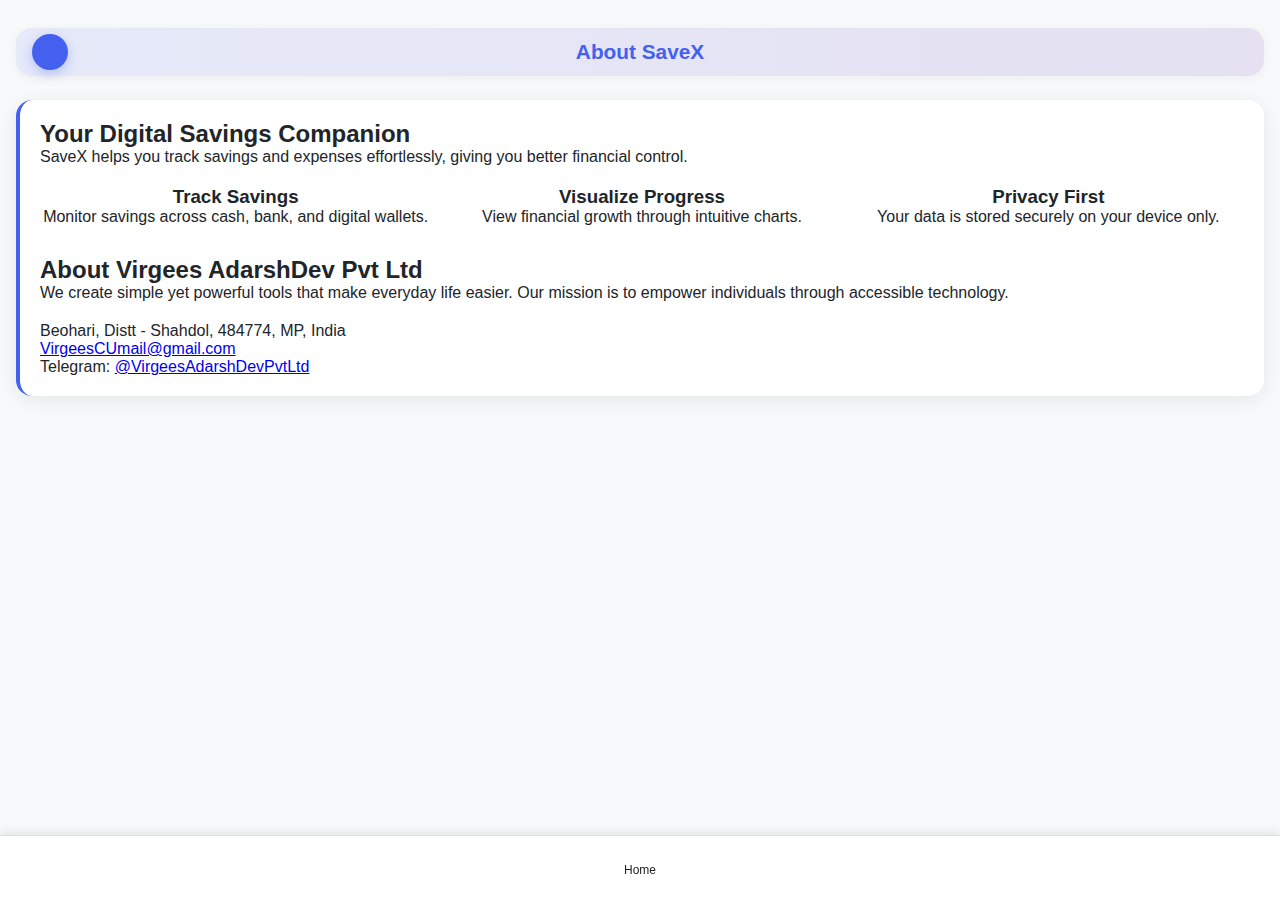
<file: about.html>
<!DOCTYPE html>
<html lang="en">
<head>
  <meta charset="UTF-8">
  <meta name="viewport" content="width=device-width, initial-scale=1.0">
  <title>About SaveX - Your Savings App</title>
  <link rel="stylesheet" href="https://cdnjs.cloudflare.com/ajax/libs/font-awesome/6.4.0/css/all.min.css">
  <link href="https://fonts.googleapis.com/css2?family=Poppins:wght@400;500;600&display=swap" rel="stylesheet">
  <link href="https://fonts.googleapis.com/css2?family=Montserrat:wght@400;500;600&display=swap" rel="stylesheet">
  <link href="https://fonts.googleapis.com/css2?family=Roboto:wght@400;500;700&display=swap" rel="stylesheet">
  <link href="https://fonts.googleapis.com/css2?family=Open+Sans:wght@400;600;700&display=swap" rel="stylesheet">
  <link href="https://cdn.jsdelivr.net/npm/sohne@1.0.0/sohne.css" rel="stylesheet">
  <link rel="stylesheet" href="styles.css">
</head>
<body>
  <div class="container">
    <div class="header">
      <div class="header-icon"><i class="fas fa-info-circle"></i></div>
      About SaveX
    </div>
    
    <div class="card">
      <div class="about-section">
        <h2>Your Digital Savings Companion</h2>
        <p>SaveX helps you track savings and expenses effortlessly, giving you better financial control.</p>
        
        <div class="app-features" style="display: flex; gap: 15px; margin-top: 20px; text-align: center;">
          <div class="feature" style="flex: 1;">
            <i class="fas fa-piggy-bank" style="font-size: 2rem; color: var(--primary); margin-bottom: 10px;"></i>
            <h3>Track Savings</h3>
            <p>Monitor savings across cash, bank, and digital wallets.</p>
          </div>
          <div class="feature" style="flex: 1;">
            <i class="fas fa-chart-line" style="font-size: 2rem; color: var(--primary); margin-bottom: 10px;"></i>
            <h3>Visualize Progress</h3>
            <p>View financial growth through intuitive charts.</p>
          </div>
          <div class="feature" style="flex: 1;">
            <i class="fas fa-shield-alt" style="font-size: 2rem; color: var(--primary); margin-bottom: 10px;"></i>
            <h3>Privacy First</h3>
            <p>Your data is stored securely on your device only.</p>
          </div>
        </div>
      </div>
      
      <div class="company-section" style="margin-top: 30px;">
        <h2>About Virgees AdarshDev Pvt Ltd</h2>
        <p>We create simple yet powerful tools that make everyday life easier. Our mission is to empower individuals through accessible technology.</p>
        
        <div class="contact-info" style="margin-top: 20px;">
          <p><i class="fas fa-map-marker-alt"></i> Beohari, Distt - Shahdol, 484774, MP, India</p>
          <p><i class="fas fa-envelope"></i> <a href="mailto:VirgeesCUmail@gmail.com">VirgeesCUmail@gmail.com</a></p>
          <p><i class="fas fa-paper-plane"></i> Telegram: <a href="https://t.me/VirgeesAdarshDevPvtLtd" target="_blank">@VirgeesAdarshDevPvtLtd</a></p>
        </div>
      </div>
    </div>
  </div>
  
  <div class="bottom-nav">
    <div class="nav-item" onclick="navigateTo('index.html')">
      <i class="fas fa-home nav-icon"></i>
      <span class="nav-label">Home</span>
    </div>
  </div>
  
  <script>
    // Function to handle navigation
    function navigateTo(url) {
      window.location.href = url;
    }

    // Apply theme and font settings from localStorage
    document.addEventListener('DOMContentLoaded', () => {
      const body = document.body;
      
      // Apply Dark Mode
      const darkMode = localStorage.getItem('darkMode') === 'true';
      if (darkMode) {
        body.classList.add('dark-mode');
      }

      // Apply Theme
      const theme = localStorage.getItem('selectedTheme') || 'default';
      if (theme !== 'default') {
        body.classList.add(`theme-${theme}`);
      }

      // Apply Font
      const font = localStorage.getItem('selectedFont') || 'poppins';
      body.classList.forEach(className => {
        if (className.startsWith('font-')) {
          body.classList.remove(className);
        }
      });
      body.classList.add(`font-${font}`);
    });
  </script>
</body>
</html>
</file>
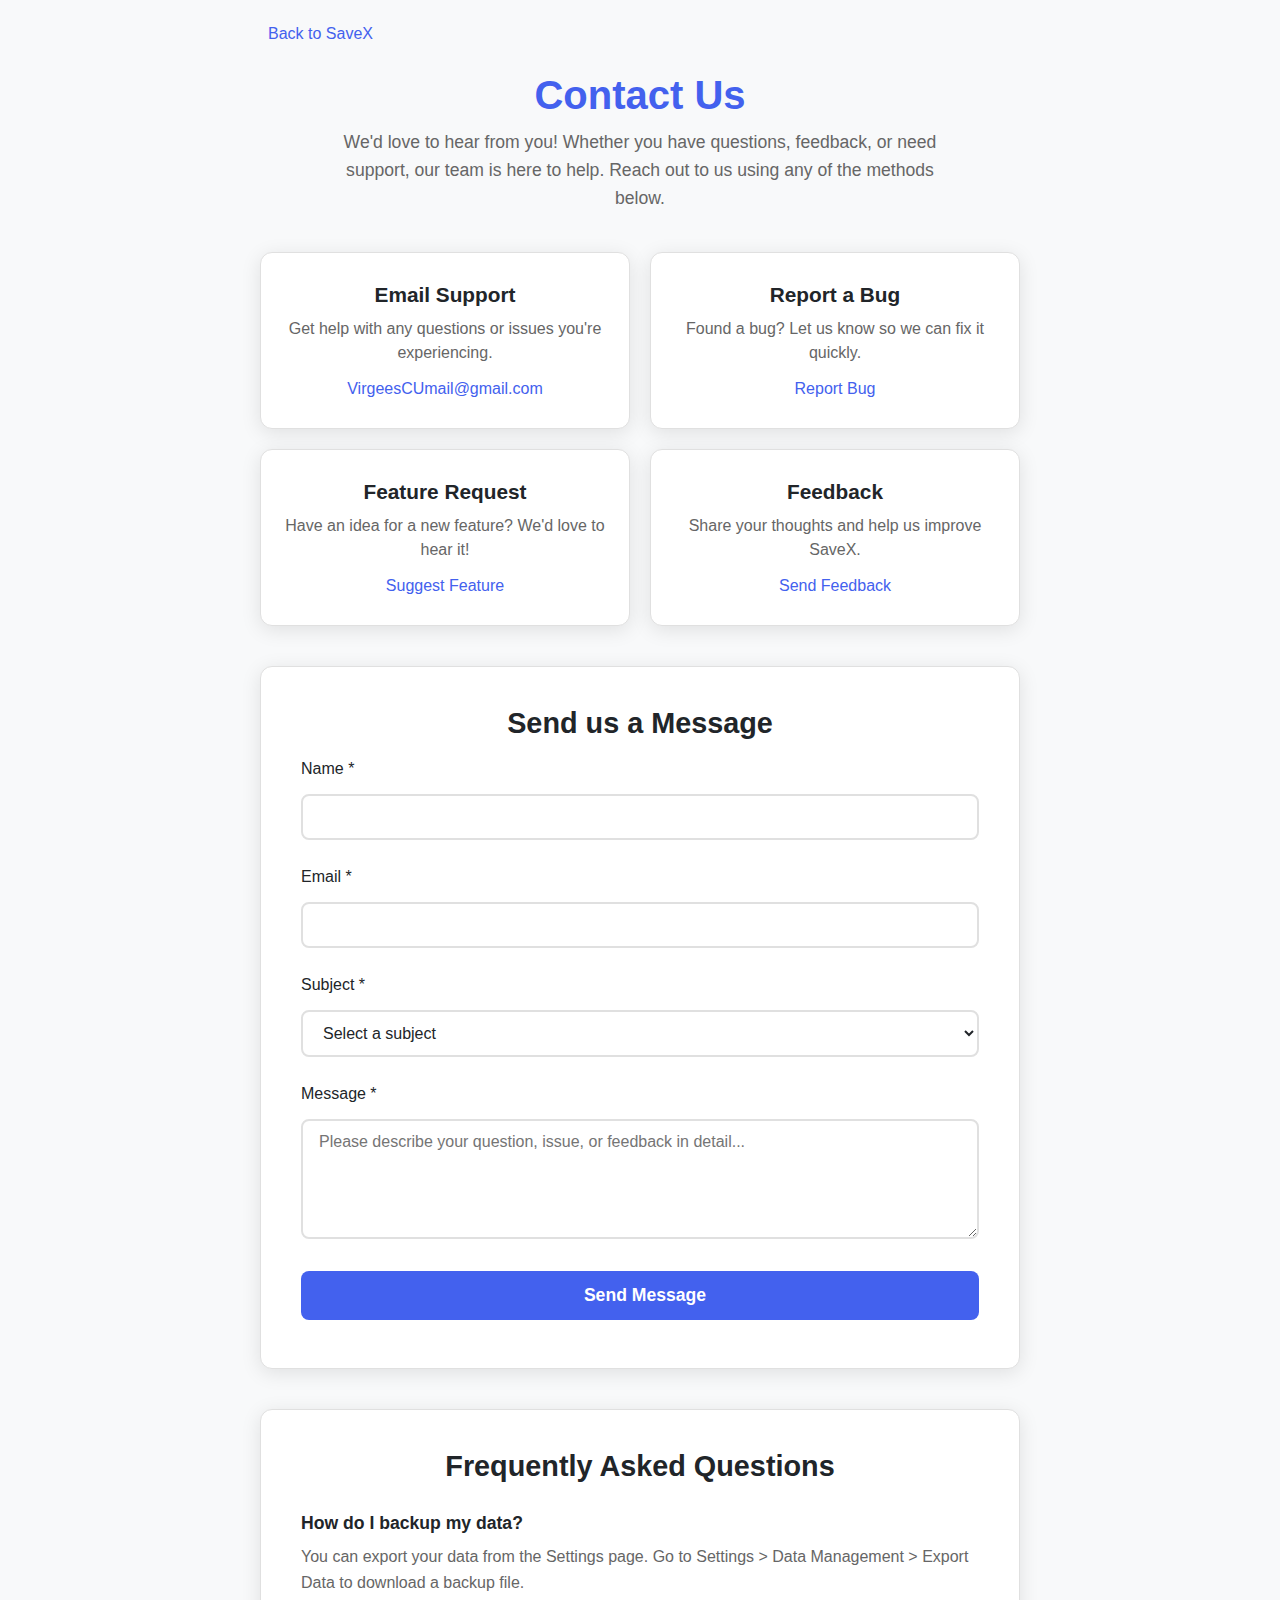
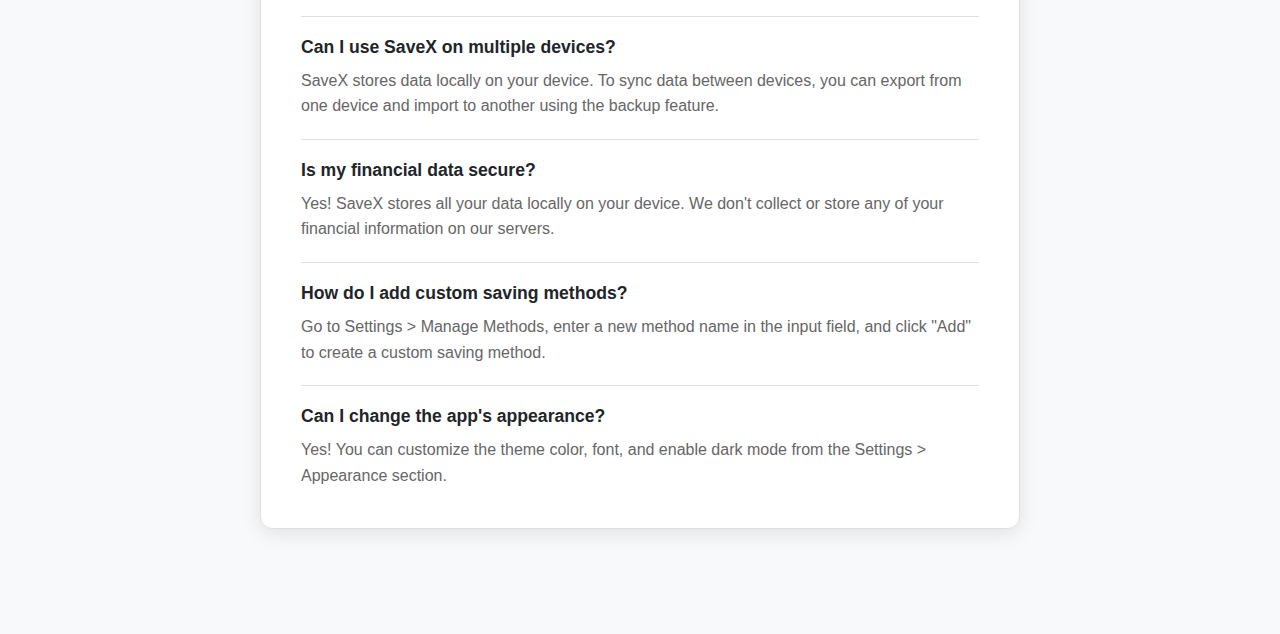
<file: contact.html>
<!DOCTYPE html>
<html lang="en">
<head>
  <meta charset="UTF-8">
  <meta name="viewport" content="width=device-width, initial-scale=1.0, maximum-scale=1.0, user-scalable=no, viewport-fit=cover">
  <title>Contact Us - SaveX</title>
  <meta name="description" content="Get in touch with the SaveX team. We're here to help with any questions or feedback.">
  <meta name="keywords" content="contact, support, help, SaveX, feedback">
  <meta name="author" content="Virgees AdarshDev Pvt Ltd">
  
  <!-- PWA Meta Tags -->
  <meta name="theme-color" content="#4361ee">
  <meta name="apple-mobile-web-app-capable" content="yes">
  <meta name="apple-mobile-web-app-status-bar-style" content="default">
  <meta name="apple-mobile-web-app-title" content="SaveX">
  
  <!-- Favicon -->
  <link rel="icon" type="image/png" href="SaveX.png">
  <link rel="apple-touch-icon" href="SaveX.png">
  
  <!-- External CSS -->
  <link rel="stylesheet" href="https://cdnjs.cloudflare.com/ajax/libs/font-awesome/6.4.0/css/all.min.css">
  <link href="https://fonts.googleapis.com/css2?family=Poppins:wght@400;500;600;700&display=swap" rel="stylesheet">
  <link rel="stylesheet" href="styles.css">
  
  <style>
    .contact-container {
      max-width: 800px;
      margin: 0 auto;
      padding: 20px;
      font-family: 'Poppins', sans-serif;
    }
    
    .contact-header {
      text-align: center;
      margin-bottom: 40px;
    }
    
    .contact-header h1 {
      color: var(--primary, #4361ee);
      font-size: 2.5rem;
      margin-bottom: 10px;
      font-weight: 700;
    }
    
    .contact-header p {
      color: var(--text-muted, #666);
      font-size: 1.1rem;
      max-width: 600px;
      margin: 0 auto;
      line-height: 1.6;
    }
    
    .contact-methods {
      display: grid;
      grid-template-columns: repeat(auto-fit, minmax(250px, 1fr));
      gap: 20px;
      margin-bottom: 40px;
    }
    
    .contact-method {
      background: var(--card-bg, #fff);
      border-radius: 12px;
      padding: 30px 20px;
      text-align: center;
      box-shadow: 0 4px 20px rgba(0,0,0,0.1);
      transition: transform 0.3s ease, box-shadow 0.3s ease;
      border: 1px solid var(--border-color, #e0e0e0);
    }
    
    .contact-method:hover {
      transform: translateY(-5px);
      box-shadow: 0 8px 30px rgba(0,0,0,0.15);
    }
    
    .contact-method i {
      font-size: 2.5rem;
      color: var(--primary, #4361ee);
      margin-bottom: 15px;
    }
    
    .contact-method h3 {
      color: var(--text-primary, #333);
      font-size: 1.3rem;
      margin-bottom: 10px;
      font-weight: 600;
    }
    
    .contact-method p {
      color: var(--text-muted, #666);
      margin-bottom: 15px;
      line-height: 1.5;
    }
    
    .contact-method a {
      color: var(--primary, #4361ee);
      text-decoration: none;
      font-weight: 500;
      transition: color 0.3s ease;
    }
    
    .contact-method a:hover {
      color: var(--primary-dark, #3a0ca3);
    }
    
    .contact-form {
      background: var(--card-bg, #fff);
      border-radius: 12px;
      padding: 40px;
      box-shadow: 0 4px 20px rgba(0,0,0,0.1);
      border: 1px solid var(--border-color, #e0e0e0);
      margin-bottom: 40px;
    }
    
    .contact-form h2 {
      color: var(--text-primary, #333);
      font-size: 1.8rem;
      margin-bottom: 20px;
      font-weight: 600;
      text-align: center;
    }
    
    .form-group {
      margin-bottom: 20px;
    }
    
    .form-group label {
      display: block;
      color: var(--text-primary, #333);
      font-weight: 500;
      margin-bottom: 8px;
    }
    
    .form-group input,
    .form-group textarea,
    .form-group select {
      width: 100%;
      padding: 12px 16px;
      border: 2px solid var(--border-color, #e0e0e0);
      border-radius: 8px;
      font-size: 1rem;
      font-family: 'Poppins', sans-serif;
      transition: border-color 0.3s ease, box-shadow 0.3s ease;
      background: var(--input-bg, #fff);
      color: var(--text-primary, #333);
    }
    
    .form-group input:focus,
    .form-group textarea:focus,
    .form-group select:focus {
      outline: none;
      border-color: var(--primary, #4361ee);
      box-shadow: 0 0 0 3px rgba(67, 97, 238, 0.1);
    }
    
    .form-group textarea {
      resize: vertical;
      min-height: 120px;
    }
    
    .submit-btn {
      background: var(--primary, #4361ee);
      color: white;
      border: none;
      padding: 14px 30px;
      border-radius: 8px;
      font-size: 1.1rem;
      font-weight: 600;
      cursor: pointer;
      transition: background-color 0.3s ease, transform 0.2s ease;
      width: 100%;
      font-family: 'Poppins', sans-serif;
    }
    
    .submit-btn:hover {
      background: var(--primary-dark, #3a0ca3);
      transform: translateY(-2px);
    }
    
    .submit-btn:active {
      transform: translateY(0);
    }
    
    .back-link {
      display: inline-flex;
      align-items: center;
      color: var(--primary, #4361ee);
      text-decoration: none;
      font-weight: 500;
      margin-bottom: 30px;
      transition: color 0.3s ease;
    }
    
    .back-link:hover {
      color: var(--primary-dark, #3a0ca3);
    }
    
    .back-link i {
      margin-right: 8px;
    }
    
    .faq-section {
      background: var(--card-bg, #fff);
      border-radius: 12px;
      padding: 40px;
      box-shadow: 0 4px 20px rgba(0,0,0,0.1);
      border: 1px solid var(--border-color, #e0e0e0);
    }
    
    .faq-section h2 {
      color: var(--text-primary, #333);
      font-size: 1.8rem;
      margin-bottom: 30px;
      font-weight: 600;
      text-align: center;
    }
    
    .faq-item {
      margin-bottom: 20px;
      border-bottom: 1px solid var(--border-color, #e0e0e0);
      padding-bottom: 20px;
    }
    
    .faq-item:last-child {
      border-bottom: none;
      margin-bottom: 0;
      padding-bottom: 0;
    }
    
    .faq-question {
      color: var(--text-primary, #333);
      font-weight: 600;
      font-size: 1.1rem;
      margin-bottom: 10px;
    }
    
    .faq-answer {
      color: var(--text-muted, #666);
      line-height: 1.6;
    }
    
    @media (max-width: 768px) {
      .contact-container {
        padding: 15px;
      }
      
      .contact-header h1 {
        font-size: 2rem;
      }
      
      .contact-form,
      .faq-section {
        padding: 25px;
      }
      
      .contact-methods {
        grid-template-columns: 1fr;
      }
    }
  </style>
</head>
<body class="font-poppins">
  <div class="contact-container">
    <a href="index.html" class="back-link">
      <i class="fas fa-arrow-left"></i>
      Back to SaveX
    </a>
    
    <div class="contact-header">
      <h1><i class="fas fa-envelope"></i> Contact Us</h1>
      <p>We'd love to hear from you! Whether you have questions, feedback, or need support, our team is here to help. Reach out to us using any of the methods below.</p>
    </div>
    
    <div class="contact-methods">
      <div class="contact-method">
        <i class="fas fa-envelope"></i>
        <h3>Email Support</h3>
        <p>Get help with any questions or issues you're experiencing.</p>
        <a href="mailto:VirgeesCUmail@gmail.com">VirgeesCUmail@gmail.com</a>
      </div>
      
      <div class="contact-method">
        <i class="fas fa-bug"></i>
        <h3>Report a Bug</h3>
        <p>Found a bug? Let us know so we can fix it quickly.</p>
        <a href="mailto:VirgeesCUmail@gmail.com?subject=Bug Report - SaveX">Report Bug</a>
      </div>
      
      <div class="contact-method">
        <i class="fas fa-lightbulb"></i>
        <h3>Feature Request</h3>
        <p>Have an idea for a new feature? We'd love to hear it!</p>
        <a href="mailto:VirgeesCUmail@gmail.com?subject=Feature Request - SaveX">Suggest Feature</a>
      </div>
      
      <div class="contact-method">
        <i class="fas fa-star"></i>
        <h3>Feedback</h3>
        <p>Share your thoughts and help us improve SaveX.</p>
        <a href="mailto:VirgeesCUmail@gmail.com?subject=Feedback - SaveX">Send Feedback</a>
      </div>
    </div>
    
    <div class="contact-form">
      <h2><i class="fas fa-paper-plane"></i> Send us a Message</h2>
      <form id="contactForm">
        <div class="form-group">
          <label for="name">Name *</label>
          <input type="text" id="name" name="name" required>
        </div>
        
        <div class="form-group">
          <label for="email">Email *</label>
          <input type="email" id="email" name="email" required>
        </div>
        
        <div class="form-group">
          <label for="subject">Subject *</label>
          <select id="subject" name="subject" required>
            <option value="">Select a subject</option>
            <option value="general">General Inquiry</option>
            <option value="support">Technical Support</option>
            <option value="bug">Bug Report</option>
            <option value="feature">Feature Request</option>
            <option value="feedback">Feedback</option>
            <option value="other">Other</option>
          </select>
        </div>
        
        <div class="form-group">
          <label for="message">Message *</label>
          <textarea id="message" name="message" placeholder="Please describe your question, issue, or feedback in detail..." required></textarea>
        </div>
        
        <button type="submit" class="submit-btn">
          <i class="fas fa-paper-plane"></i> Send Message
        </button>
      </form>
    </div>
    
    <div class="faq-section">
      <h2><i class="fas fa-question-circle"></i> Frequently Asked Questions</h2>
      
      <div class="faq-item">
        <div class="faq-question">How do I backup my data?</div>
        <div class="faq-answer">You can export your data from the Settings page. Go to Settings > Data Management > Export Data to download a backup file.</div>
      </div>
      
      <div class="faq-item">
        <div class="faq-question">Can I use SaveX on multiple devices?</div>
        <div class="faq-answer">SaveX stores data locally on your device. To sync data between devices, you can export from one device and import to another using the backup feature.</div>
      </div>
      
      <div class="faq-item">
        <div class="faq-question">Is my financial data secure?</div>
        <div class="faq-answer">Yes! SaveX stores all your data locally on your device. We don't collect or store any of your financial information on our servers.</div>
      </div>
      
      <div class="faq-item">
        <div class="faq-question">How do I add custom saving methods?</div>
        <div class="faq-answer">Go to Settings > Manage Methods, enter a new method name in the input field, and click "Add" to create a custom saving method.</div>
      </div>
      
      <div class="faq-item">
        <div class="faq-question">Can I change the app's appearance?</div>
        <div class="faq-answer">Yes! You can customize the theme color, font, and enable dark mode from the Settings > Appearance section.</div>
      </div>
    </div>
  </div>
  
  <script>
    document.getElementById('contactForm').addEventListener('submit', function(e) {
      e.preventDefault();
      
      const name = document.getElementById('name').value;
      const email = document.getElementById('email').value;
      const subject = document.getElementById('subject').value;
      const message = document.getElementById('message').value;
      
      // Create email body
      const emailBody = `Name: ${name}%0D%0AEmail: ${email}%0D%0ASubject: ${subject}%0D%0A%0D%0AMessage:%0D%0A${encodeURIComponent(message)}`;
      
      // Create mailto link
      const mailtoLink = `mailto:VirgeesCUmail@gmail.com?subject=SaveX Contact Form - ${subject}&body=${emailBody}`;
      
      // Open email client
      window.location.href = mailtoLink;
      
      // Show success message
      alert('Thank you for your message! Your email client should open with the pre-filled message. Please send it to complete your inquiry.');
      
      // Reset form
      this.reset();
    });
  </script>
</body>
</html>
</file>
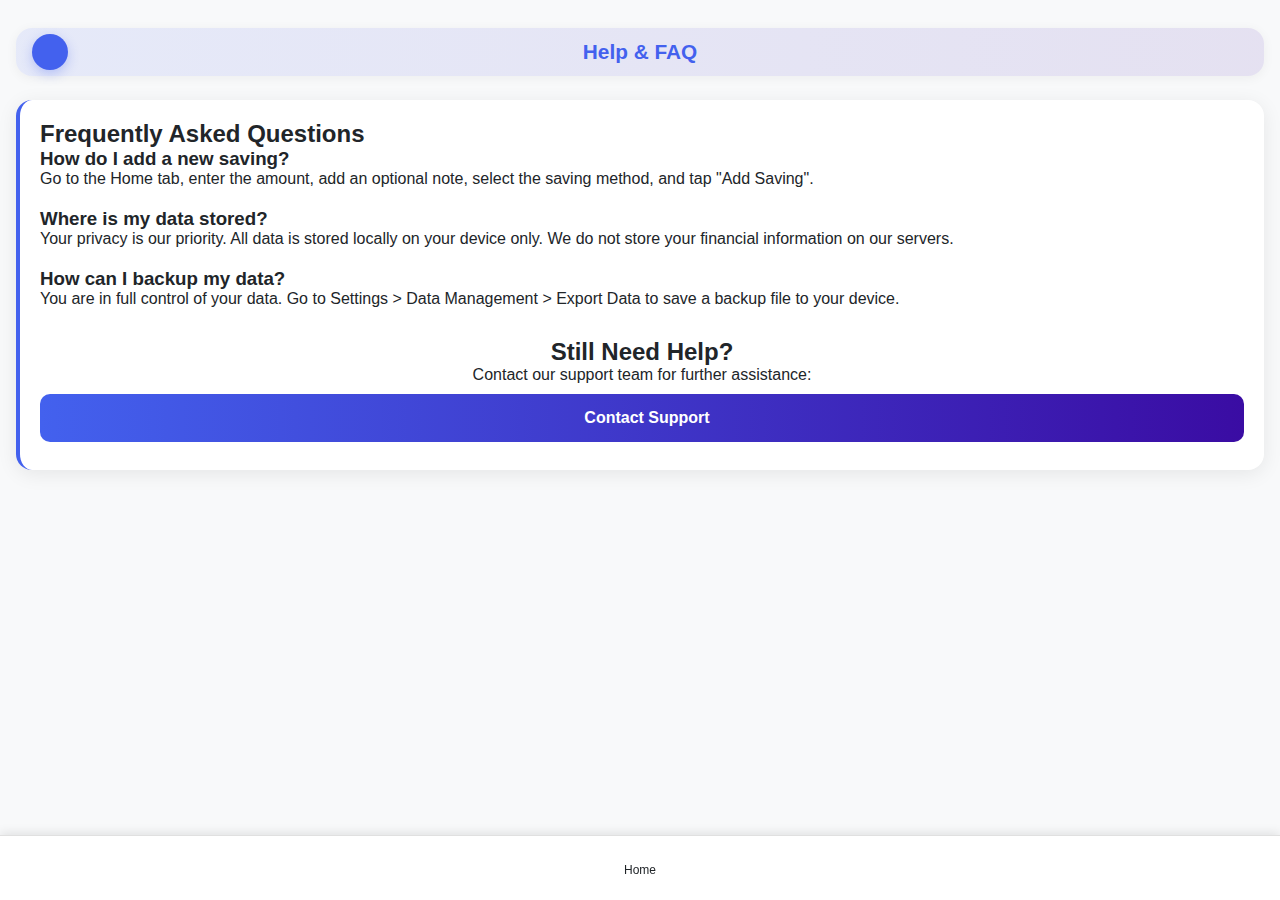
<file: help.html>
<!DOCTYPE html>
<html lang="en">
<head>
  <meta charset="UTF-8">
  <meta name="viewport" content="width=device-width, initial-scale=1.0">
  <title>Help & FAQ - SaveX</title>
  <link rel="stylesheet" href="https://cdnjs.cloudflare.com/ajax/libs/font-awesome/6.4.0/css/all.min.css">
  <link href="https://fonts.googleapis.com/css2?family=Poppins:wght@400;500;600&display=swap" rel="stylesheet">
  <link href="https://fonts.googleapis.com/css2?family=Montserrat:wght@400;500;600&display=swap" rel="stylesheet">
  <link href="https://fonts.googleapis.com/css2?family=Roboto:wght@400;500;700&display=swap" rel="stylesheet">
  <link href="https://fonts.googleapis.com/css2?family=Open+Sans:wght@400;600;700&display=swap" rel="stylesheet">
  <link href="https://cdn.jsdelivr.net/npm/sohne@1.0.0/sohne.css" rel="stylesheet">
  <link rel="stylesheet" href="styles.css">
</head>
<body>
  <div class="container">
    <div class="header">
      <div class="header-icon"><i class="fas fa-question-circle"></i></div>
      Help & FAQ
    </div>
    
    <div class="card">
      <h2>Frequently Asked Questions</h2>
      
      <div class="faq-item" style="margin-bottom: 20px;">
        <h3><i class="fas fa-question-circle"></i> How do I add a new saving?</h3>
        <p>Go to the Home tab, enter the amount, add an optional note, select the saving method, and tap "Add Saving".</p>
      </div>
      
      <div class="faq-item" style="margin-bottom: 20px;">
        <h3><i class="fas fa-database"></i> Where is my data stored?</h3>
        <p>Your privacy is our priority. All data is stored locally on your device only. We do not store your financial information on our servers.</p>
      </div>
      
      <div class="faq-item" style="margin-bottom: 20px;">
        <h3><i class="fas fa-save"></i> How can I backup my data?</h3>
        <p>You are in full control of your data. Go to Settings > Data Management > Export Data to save a backup file to your device.</p>
      </div>
      
      <div class="support-section" style="margin-top: 30px; text-align: center;">
        <h2>Still Need Help?</h2>
        <p>Contact our support team for further assistance:</p>
        <button onclick="navigateTo('contact.html')" style="margin-top: 10px;"><i class="fas fa-headset"></i> Contact Support</button>
      </div>
    </div>
  </div>
  
  <div class="bottom-nav">
    <div class="nav-item" onclick="navigateTo('index.html')">
      <i class="fas fa-home nav-icon"></i>
      <span class="nav-label">Home</span>
    </div>
  </div>
  
  <script>
    function navigateTo(url) {
      window.location.href = url;
    }

    document.addEventListener('DOMContentLoaded', () => {
      const body = document.body;
      const darkMode = localStorage.getItem('darkMode') === 'true';
      if (darkMode) body.classList.add('dark-mode');
      const theme = localStorage.getItem('selectedTheme') || 'default';
      if (theme !== 'default') body.classList.add(`theme-${theme}`);
      const font = localStorage.getItem('selectedFont') || 'poppins';
      body.classList.forEach(c => c.startsWith('font-') && body.classList.remove(c));
      body.classList.add(`font-${font}`);
    });
  </script>
</body>
</html>
</file>
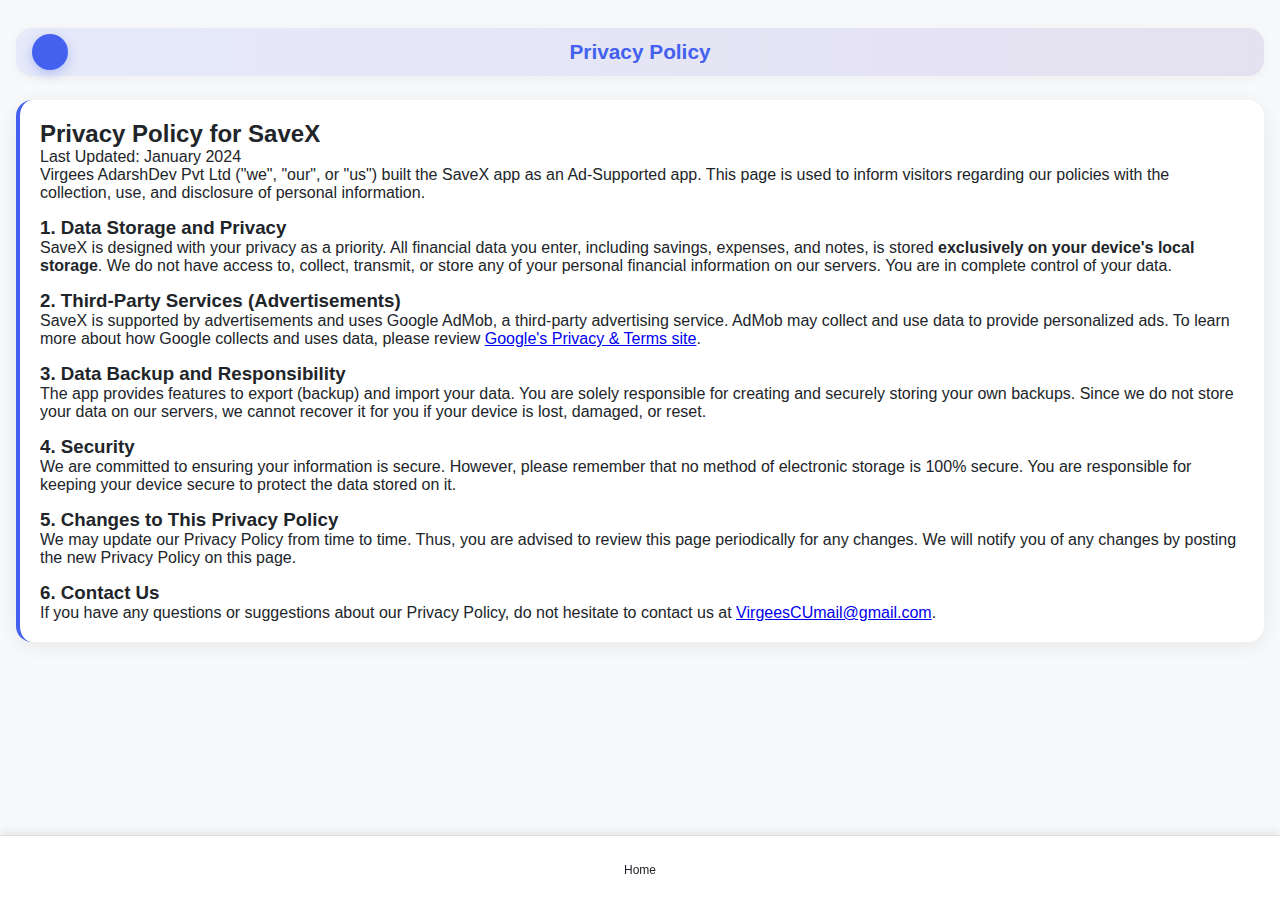
<file: privacy.html>
<!DOCTYPE html>
<html lang="en">
<head>
  <meta charset="UTF-8">
  <meta name="viewport" content="width=device-width, initial-scale=1.0">
  <title>Privacy Policy - SaveX</title>
  <link rel="stylesheet" href="https://cdnjs.cloudflare.com/ajax/libs/font-awesome/6.4.0/css/all.min.css">
  <link href="https://fonts.googleapis.com/css2?family=Poppins:wght@400;500;600&display=swap" rel="stylesheet">
  <link href="https://fonts.googleapis.com/css2?family=Montserrat:wght@400;500;600&display=swap" rel="stylesheet">
  <link href="https://fonts.googleapis.com/css2?family=Roboto:wght@400;500;700&display=swap" rel="stylesheet">
  <link href="https://fonts.googleapis.com/css2?family=Open+Sans:wght@400;600;700&display=swap" rel="stylesheet">
  <link href="https://cdn.jsdelivr.net/npm/sohne@1.0.0/sohne.css" rel="stylesheet">
  <link rel="stylesheet" href="styles.css">
</head>
<body>
  <div class="container">
    <div class="header">
      <div class="header-icon"><i class="fas fa-shield-alt"></i></div>
      Privacy Policy
    </div>
    
    <div class="card">
      <h2>Privacy Policy for SaveX</h2>
      <p>Last Updated: January 2024</p>
      
      <p>Virgees AdarshDev Pvt Ltd ("we", "our", or "us") built the SaveX app as an Ad-Supported app. This page is used to inform visitors regarding our policies with the collection, use, and disclosure of personal information.</p>
      
      <h3 style="margin-top: 15px;">1. Data Storage and Privacy</h3>
      <p>SaveX is designed with your privacy as a priority. All financial data you enter, including savings, expenses, and notes, is stored <strong>exclusively on your device's local storage</strong>. We do not have access to, collect, transmit, or store any of your personal financial information on our servers. You are in complete control of your data.</p>
      
      <h3 style="margin-top: 15px;">2. Third-Party Services (Advertisements)</h3>
      <p>SaveX is supported by advertisements and uses Google AdMob, a third-party advertising service. AdMob may collect and use data to provide personalized ads. To learn more about how Google collects and uses data, please review <a href="https://policies.google.com/technologies/ads" target="_blank">Google's Privacy & Terms site</a>.</p>

      <h3 style="margin-top: 15px;">3. Data Backup and Responsibility</h3>
      <p>The app provides features to export (backup) and import your data. You are solely responsible for creating and securely storing your own backups. Since we do not store your data on our servers, we cannot recover it for you if your device is lost, damaged, or reset.</p>
      
      <h3 style="margin-top: 15px;">4. Security</h3>
      <p>We are committed to ensuring your information is secure. However, please remember that no method of electronic storage is 100% secure. You are responsible for keeping your device secure to protect the data stored on it.</p>
      
      <h3 style="margin-top: 15px;">5. Changes to This Privacy Policy</h3>
      <p>We may update our Privacy Policy from time to time. Thus, you are advised to review this page periodically for any changes. We will notify you of any changes by posting the new Privacy Policy on this page.</p>
      
      <h3 style="margin-top: 15px;">6. Contact Us</h3>
      <p>If you have any questions or suggestions about our Privacy Policy, do not hesitate to contact us at <a href="mailto:VirgeesCUmail@gmail.com">VirgeesCUmail@gmail.com</a>.</p>
    </div>
  </div>
  
  <div class="bottom-nav">
    <div class="nav-item" onclick="navigateTo('index.html')">
      <i class="fas fa-home nav-icon"></i>
      <span class="nav-label">Home</span>
    </div>
  </div>
  
  <script>
    function navigateTo(url) {
      window.location.href = url;
    }

    document.addEventListener('DOMContentLoaded', () => {
      const body = document.body;
      const darkMode = localStorage.getItem('darkMode') === 'true';
      if (darkMode) body.classList.add('dark-mode');
      const theme = localStorage.getItem('selectedTheme') || 'default';
      if (theme !== 'default') body.classList.add(`theme-${theme}`);
      const font = localStorage.getItem('selectedFont') || 'poppins';
      body.classList.forEach(c => c.startsWith('font-') && body.classList.remove(c));
      body.classList.add(`font-${font}`);
    });
  </script>
</body>
</html>
</file>
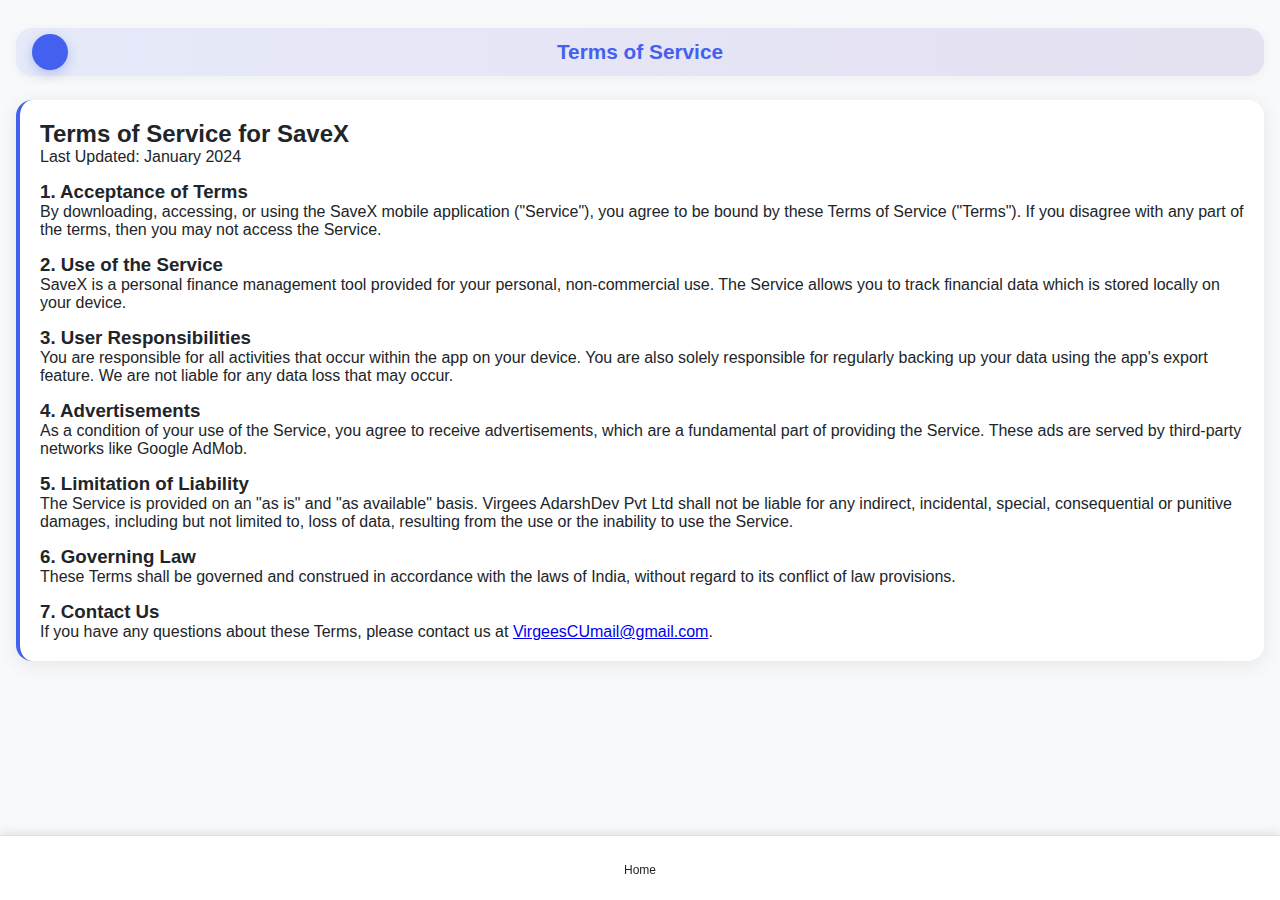
<file: terms.html>
<!DOCTYPE html>
<html lang="en">
<head>
  <meta charset="UTF-8">
  <meta name="viewport" content="width=device-width, initial-scale=1.0">
  <title>Terms of Service - SaveX</title>
  <link rel="stylesheet" href="https://cdnjs.cloudflare.com/ajax/libs/font-awesome/6.4.0/css/all.min.css">
  <link href="https://fonts.googleapis.com/css2?family=Poppins:wght@400;500;600&display=swap" rel="stylesheet">
  <link href="https://fonts.googleapis.com/css2?family=Montserrat:wght@400;500;600&display=swap" rel="stylesheet">
  <link href="https://fonts.googleapis.com/css2?family=Roboto:wght@400;500;700&display=swap" rel="stylesheet">
  <link href="https://fonts.googleapis.com/css2?family=Open+Sans:wght@400;600;700&display=swap" rel="stylesheet">
  <link href="https://cdn.jsdelivr.net/npm/sohne@1.0.0/sohne.css" rel="stylesheet">
  <link rel="stylesheet" href="styles.css">
</head>
<body>
  <div class="container">
    <div class="header">
      <div class="header-icon"><i class="fas fa-file-contract"></i></div>
      Terms of Service
    </div>
    
    <div class="card">
      <h2>Terms of Service for SaveX</h2>
      <p>Last Updated: January 2024</p>
      
      <h3 style="margin-top: 15px;">1. Acceptance of Terms</h3>
      <p>By downloading, accessing, or using the SaveX mobile application ("Service"), you agree to be bound by these Terms of Service ("Terms"). If you disagree with any part of the terms, then you may not access the Service.</p>
      
      <h3 style="margin-top: 15px;">2. Use of the Service</h3>
      <p>SaveX is a personal finance management tool provided for your personal, non-commercial use. The Service allows you to track financial data which is stored locally on your device.</p>
      
      <h3 style="margin-top: 15px;">3. User Responsibilities</h3>
      <p>You are responsible for all activities that occur within the app on your device. You are also solely responsible for regularly backing up your data using the app's export feature. We are not liable for any data loss that may occur.</p>

      <h3 style="margin-top: 15px;">4. Advertisements</h3>
      <p>As a condition of your use of the Service, you agree to receive advertisements, which are a fundamental part of providing the Service. These ads are served by third-party networks like Google AdMob.</p>

      <h3 style="margin-top: 15px;">5. Limitation of Liability</h3>
      <p>The Service is provided on an "as is" and "as available" basis. Virgees AdarshDev Pvt Ltd shall not be liable for any indirect, incidental, special, consequential or punitive damages, including but not limited to, loss of data, resulting from the use or the inability to use the Service.</p>
      
      <h3 style="margin-top: 15px;">6. Governing Law</h3>
      <p>These Terms shall be governed and construed in accordance with the laws of India, without regard to its conflict of law provisions.</p>
      
      <h3 style="margin-top: 15px;">7. Contact Us</h3>
      <p>If you have any questions about these Terms, please contact us at <a href="mailto:VirgeesCUmail@gmail.com">VirgeesCUmail@gmail.com</a>.</p>
    </div>
  </div>
  
  <div class="bottom-nav">
    <div class="nav-item" onclick="navigateTo('index.html')">
      <i class="fas fa-home nav-icon"></i>
      <span class="nav-label">Home</span>
    </div>
  </div>
  
  <script>
    function navigateTo(url) {
      window.location.href = url;
    }

    document.addEventListener('DOMContentLoaded', () => {
      const body = document.body;
      const darkMode = localStorage.getItem('darkMode') === 'true';
      if (darkMode) body.classList.add('dark-mode');
      const theme = localStorage.getItem('selectedTheme') || 'default';
      if (theme !== 'default') body.classList.add(`theme-${theme}`);
      const font = localStorage.getItem('selectedFont') || 'poppins';
      body.classList.forEach(c => c.startsWith('font-') && body.classList.remove(c));
      body.classList.add(`font-${font}`);
    });
  </script>
</body>
</html>
</file>
<file: styles.css>
/* Base Variables */
:root {
  /* Default Theme */
  --primary: #4361ee;
  --secondary: #3a0ca3;
  --success: #4cc9f0;
  --warning: #f8961e;
  --danger: #f72585;
  --light: #f8f9fa;
  --dark: #212529;
  --gullak: #ffd700;
  --bank: #5cb85c;
  --cash: #5bc0de;
  --nav-bg: #ffffff;
  --nav-bg-rgb: 255, 255, 255; /* NEW: for glass effect */
  --nav-active-bg: rgba(67, 97, 238, 0.1);
  --card-bg: #ffffff;
  --text-primary: #212529;
  --text-secondary: #6c757d;
  --border-color: #e0e0e0;
  --card-shadow: 0 4px 20px rgba(0,0,0,0.08);
  --transition: all 0.3s cubic-bezier(0.25, 0.8, 0.25, 1);
  --radius: 16px;
  --radius-sm: 10px;
  --font-family: 'Poppins', -apple-system, BlinkMacSystemFont, 'Segoe UI', Roboto, Oxygen, Ubuntu, Cantarell, 'Open Sans', 'Helvetica Neue', sans-serif;
  
  /* RGB values for themes */
  --primary-rgb: 67, 97, 238;
  --secondary-rgb: 58, 12, 163;
  --success-rgb: 76, 201, 240;
  --warning-rgb: 248, 150, 30;
  --danger-rgb: 247, 37, 133;
}

/* Dark Mode Variables */
.dark-mode {
  --primary: #7b9dff;
  --secondary: #9d4edd;
  --success: #56cfe1;
  --warning: #f9c74f;
  --danger: #ff7096;
  --light: #212529;
  --dark: #f8f9fa;
  --nav-bg: #1e1e1e;
  --nav-bg-rgb: 30, 30, 30; /* NEW: for glass effect */
  --nav-active-bg: rgba(123, 157, 255, 0.2);
  --card-bg: #2d2d2d;
  --text-primary: #f8f9fa;
  --text-secondary: #adb5bd;
  --border-color: #444;
}

/* Theme Classes */
.theme-green { --primary: #2ecc71; --secondary: #27ae60; --success: #1abc9c; --warning: #f39c12; --danger: #e74c3c; --primary-rgb: 46, 204, 113; --secondary-rgb: 39, 174, 96; --nav-active-bg: rgba(46, 204, 113, 0.1); }
.theme-purple { --primary: #9b59b6; --secondary: #8e44ad; --success: #3498db; --warning: #f39c12; --danger: #e74c3c; --primary-rgb: 155, 89, 182; --secondary-rgb: 142, 68, 173; --nav-active-bg: rgba(155, 89, 182, 0.1); }
.theme-orange { --primary: #e67e22; --secondary: #d35400; --success: #2ecc71; --warning: #f1c40f; --danger: #e74c3c; --primary-rgb: 230, 126, 34; --secondary-rgb: 211, 84, 0; --nav-active-bg: rgba(230, 126, 34, 0.1); }
.theme-pink { --primary: #e84393; --secondary: #fd79a8; --success: #00b894; --warning: #fdcb6e; --danger: #d63031; --primary-rgb: 232, 67, 147; --secondary-rgb: 253, 121, 168; --nav-active-bg: rgba(232, 67, 147, 0.1); }
.theme-teal { --primary: #00cec9; --secondary: #0984e3; --success: #00b894; --warning: #fdcb6e; --danger: #d63031; --primary-rgb: 0, 206, 201; --secondary-rgb: 9, 132, 227; --nav-active-bg: rgba(0, 206, 201, 0.1); }

/* Font Classes */
.font-poppins { font-family: 'Poppins', sans-serif; }
.font-montserrat { font-family: 'Montserrat', sans-serif; }
.font-roboto { font-family: 'Roboto', sans-serif; }
.font-opensans { font-family: 'Open Sans', sans-serif; }
.font-sohne { font-family: 'Sohne', sans-serif; }

* { box-sizing: border-box; -webkit-tap-highlight-color: transparent; margin: 0; padding: 0; }

body {
  background-color: var(--light);
  color: var(--text-primary);
  min-height: 100vh;
  overflow-x: hidden;
  padding-bottom: 85px; /* Increased padding to prevent content being hidden */
  font-family: var(--font-family);
  transition: background-color 0.3s, color 0.3s;
}

.container { padding: 16px; max-width: 100%; }

/* All Original Component Styles (Header, Cards, Forms, Modals, etc.) */
.header { text-align: center; font-size: 1.3rem; font-weight: 600; margin: 12px 0 24px; color: var(--primary); position: relative; padding: 12px 50px; background: linear-gradient(90deg, rgba(var(--primary-rgb), 0.1) 0%, rgba(var(--secondary-rgb), 0.1) 100%); border-radius: var(--radius); box-shadow: 0 2px 12px rgba(0,0,0,0.05); transition: var(--transition); }
.header-icon { position: absolute; left: 16px; top: 50%; transform: translateY(-50%); font-size: 1.2rem; background: var(--primary); color: white; width: 36px; height: 36px; border-radius: 50%; display: flex; align-items: center; justify-content: center; box-shadow: 0 4px 12px rgba(var(--primary-rgb), 0.3); transition: var(--transition); }
.card { background-color: var(--card-bg); border-radius: var(--radius); padding: 20px; margin-bottom: 20px; box-shadow: var(--card-shadow); border-left: 4px solid var(--primary); transition: var(--transition); }
.card:hover { transform: translateY(-3px); box-shadow: 0 8px 24px rgba(0,0,0,0.12); }
.card-title { font-size: 1.1rem; font-weight: 600; margin-bottom: 16px; color: var(--primary); display: flex; align-items: center; gap: 10px; }
.card-title i { font-size: 1.1rem; }
.total-amount { font-size: 2.2rem; font-weight: 700; color: var(--primary); margin: 16px 0; display: flex; align-items: center; gap: 8px; }
.form-group { margin-bottom: 18px; }
.form-label { display: block; margin-bottom: 8px; font-weight: 500; color: var(--text-primary); }
input, select, textarea, button { width: 100%; margin: 8px 0; padding: 15px 18px; border-radius: var(--radius-sm); border: 1px solid var(--border-color); font-size: 1rem; font-family: inherit; transition: var(--transition); background-color: var(--card-bg); color: var(--text-primary); }
input:focus, select:focus, textarea:focus { outline: none; border-color: var(--primary); box-shadow: 0 0 0 3px rgba(var(--primary-rgb), 0.2); }
button { background: linear-gradient(to right, var(--primary), var(--secondary)); color: white; font-weight: 600; border: none; cursor: pointer; transition: var(--transition); display: flex; align-items: center; justify-content: center; gap: 10px; font-family: inherit; }
button:hover { transform: translateY(-3px); box-shadow: 0 6px 16px rgba(var(--primary-rgb), 0.3); }
button:active { transform: translateY(0); }
button.secondary { background: var(--card-bg); color: var(--primary); border: 1px solid var(--primary); }
button.danger { background: linear-gradient(to right, var(--danger), #c91a6d); box-shadow: 0 4px 12px rgba(var(--danger-rgb), 0.2); }
button.danger:hover { box-shadow: 0 6px 16px rgba(var(--danger-rgb), 0.3); }
.alert-container { position: fixed; top: 20px; right: 20px; z-index: 2000; display: flex; flex-direction: column; gap: 15px; max-width: 380px; }
.alert { padding: 18px; border-radius: var(--radius-sm); box-shadow: 0 6px 20px rgba(0,0,0,0.15); display: flex; align-items: flex-start; gap: 15px; animation: slideIn 0.4s forwards; position: relative; overflow: hidden; transform: translateX(120%); background: var(--card-bg); border-left: 5px solid; max-width: 100%; }
@keyframes slideIn { to { transform: translateX(0); } }
@keyframes slideOut { to { transform: translateX(120%); } }
.alert.slide-out { animation: slideOut 0.4s forwards; }
.alert-icon { font-size: 1.4rem; flex-shrink: 0; margin-top: 2px; }
.alert-success { border-left-color: var(--success); color: var(--success); }
.alert-error { border-left-color: var(--danger); color: var(--danger); }
.alert-warning { border-left-color: var(--warning); color: var(--warning); }
.alert-info { border-left-color: var(--primary); color: var(--primary); }
.alert-content { flex: 1; }
.alert-title { font-weight: 600; margin-bottom: 6px; font-size: 1.1rem; }
.alert-message { font-size: 0.95rem; color: var(--text-primary); }
.alert-close { background: none; border: none; color: inherit; cursor: pointer; font-size: 1.1rem; opacity: 0.7; transition: var(--transition); padding: 0; margin-left: 10px; }
.alert-close:hover { opacity: 1; }
.alert-progress { position: absolute; bottom: 0; left: 0; height: 4px; background: rgba(var(--text-rgb), 0.1); width: 100%; }
.alert-progress-bar { height: 100%; width: 100%; animation: progressBar 4.5s linear forwards; }
.alert-success .alert-progress-bar { background: var(--success); }
.alert-error .alert-progress-bar { background: var(--danger); }
.alert-warning .alert-progress-bar { background: var(--warning); }
.alert-info .alert-progress-bar { background: var(--primary); }
@keyframes progressBar { from { width: 100%; } to { width: 0%; } }
.modal-overlay { position: fixed; top: 0; left: 0; right: 0; bottom: 0; background: rgba(var(--dark-rgb), 0.7); display: flex; align-items: center; justify-content: center; z-index: 1500; opacity: 0; pointer-events: none; transition: var(--transition); backdrop-filter: blur(5px); }
.modal-overlay.active { opacity: 1; pointer-events: all; }
.modal { background: var(--card-bg); border-radius: var(--radius); box-shadow: 0 12px 40px rgba(0,0,0,0.25); width: 90%; max-width: 420px; transform: translateY(30px); transition: var(--transition); opacity: 0; max-height: 90vh; overflow-y: auto; }
.modal-overlay.active .modal { transform: translateY(0); opacity: 1; }
.modal-header { padding: 20px; border-bottom: 1px solid var(--border-color); display: flex; align-items: center; justify-content: space-between; position: sticky; top: 0; background: var(--card-bg); z-index: 1; border-top-left-radius: var(--radius); border-top-right-radius: var(--radius); }
.modal-title { font-weight: 600; color: var(--text-primary); font-size: 1.2rem; }
.modal-close { background: none; border: none; font-size: 1.4rem; cursor: pointer; color: var(--text-secondary); transition: var(--transition); width: 36px; height: 36px; display: flex; align-items: center; justify-content: center; border-radius: 50%; }
.modal-close:hover { background: rgba(var(--text-rgb), 0.1); color: var(--text-primary); }
.modal-body { padding: 20px; }
.modal-footer { padding: 20px; border-top: 1px solid var(--border-color); display: flex; justify-content: flex-end; gap: 12px; position: sticky; bottom: 0; background: var(--card-bg); border-bottom-left-radius: var(--radius); border-bottom-right-radius: var(--radius); }
.theme-selector { display: grid; grid-template-columns: repeat(3, 1fr); gap: 15px; margin-top: 15px; }
.theme-option { display: flex; flex-direction: column; align-items: center; cursor: pointer; transition: var(--transition); padding: 10px; border-radius: var(--radius-sm); border: 1px solid var(--border-color); }
.theme-option:hover { transform: translateY(-3px); box-shadow: 0 4px 12px rgba(0,0,0,0.1); }
.theme-option.selected { border-color: var(--primary); background: rgba(var(--primary-rgb), 0.1); transform: scale(1.05); box-shadow: 0 4px 16px rgba(var(--primary-rgb), 0.2); }
.theme-thumbnail { width: 80px; height: 60px; border-radius: var(--radius-sm); margin-bottom: 8px; transition: var(--transition); box-shadow: 0 4px 8px rgba(0,0,0,0.1); }
.theme-option.selected .theme-thumbnail { transform: scale(1.1); box-shadow: 0 6px 16px rgba(0,0,0,0.15); }
.theme-option span { font-size: 0.9rem; font-weight: 500; color: var(--text-primary); text-align: center; }
.font-selector { display: flex; flex-wrap: wrap; gap: 12px; margin-top: 15px; }
.font-option { padding: 12px 16px; border-radius: var(--radius-sm); cursor: pointer; transition: var(--transition); border: 1px solid var(--border-color); background: var(--card-bg); flex: 1; min-width: 120px; text-align: center; }
.font-option:hover { border-color: var(--primary); }
.font-option.selected { border-color: var(--primary); background: rgba(var(--primary-rgb), 0.1); color: var(--primary); font-weight: 600; }
.recent-activity-container { background-color: var(--card-bg); border-radius: var(--radius); padding: 20px; margin-bottom: 20px; box-shadow: var(--card-shadow); border-left: 4px solid var(--primary); transition: var(--transition); }
.recent-activity-container:hover { transform: translateY(-3px); box-shadow: 0 8px 24px rgba(0,0,0,0.12); }
.activity-item { display: flex; justify-content: space-between; align-items: center; padding: 12px 0; border-bottom: 1px solid var(--border-color); animation: fadeIn 0.3s ease-out; }
.activity-item:last-child { border-bottom: none; }
.activity-amount { font-weight: 600; color: var(--primary); font-size: 1.1rem; }
.activity-method { display: inline-flex; align-items: center; gap: 6px; padding: 4px 10px; border-radius: 20px; font-size: 0.8rem; font-weight: 500; margin-top: 4px; }
.activity-details { flex: 1; margin-left: 12px; }
.activity-note { color: var(--text-secondary); font-size: 0.9rem; margin-top: 4px; white-space: nowrap; overflow: hidden; text-overflow: ellipsis; max-width: 200px; }
.activity-date { font-size: 0.75rem; color: var(--text-secondary); text-align: right; white-space: nowrap; margin-left: 10px; }
.activity-icon { width: 40px; height: 40px; border-radius: 50%; background: rgba(var(--primary-rgb), 0.1); color: var(--primary); display: flex; align-items: center; justify-content: center; font-size: 1.1rem; flex-shrink: 0; }
.activity-method.gullak { background-color: rgba(255, 215, 0, 0.1); color: #8a6d3b; }
.activity-method.bank { background-color: rgba(92, 184, 92, 0.1); color: #3d8b3d; }
.activity-method.cash { background-color: rgba(91, 192, 222, 0.1); color: #2a8dad; }
.empty-activity { text-align: center; padding: 20px; color: var(--text-secondary); }
.empty-activity i { font-size: 2rem; margin-bottom: 10px; color: var(--border-color); }
.empty-activity p { margin: 0; }
.method-list { display: flex; flex-wrap: wrap; gap: 12px; margin: 18px 0; }
.method-tag { background: rgba(var(--primary-rgb), 0.1); padding: 10px 16px; border-radius: 20px; font-size: 0.9rem; display: flex; align-items: center; gap: 10px; box-shadow: 0 2px 8px rgba(0,0,0,0.05); color: var(--text-primary); transition: var(--transition); }
.method-tag:hover { transform: translateY(-2px); box-shadow: 0 4px 12px rgba(0,0,0,0.1); }
.method-actions { display: flex; gap: 6px; }
.method-action-btn { width: 24px; height: 24px; border-radius: 50%; display: flex; align-items: center; justify-content: center; background: rgba(var(--text-rgb), 0.1); color: var(--text-primary); border: none; cursor: pointer; font-size: 0.8rem; transition: var(--transition); }
.method-action-btn:hover { background: rgba(var(--text-rgb), 0.2); }
.history-table-container { overflow-x: auto; }
.history-table { width: 100%; border-collapse: collapse; }
.history-table th, .history-table td { padding: 12px; text-align: left; border-bottom: 1px solid var(--border-color); white-space: nowrap; }
.history-table th { font-weight: 600; color: var(--primary); }
.method-badge { display: inline-flex; align-items: center; gap: 6px; padding: 6px 12px; border-radius: 20px; font-size: 0.85rem; font-weight: 500; }
.gullak-badge { background-color: rgba(255, 215, 0, 0.1); color: #8a6d3b; }
.bank-badge { background-color: rgba(92, 184, 92, 0.1); color: #3d8b3d; }
.cash-badge { background-color: rgba(91, 192, 222, 0.1); color: #2a8dad; }
.action-buttons { display: flex; gap: 8px; }
.action-btn { padding: 8px 12px; border-radius: var(--radius-sm); font-size: 0.9rem; }
.edit-btn { background: rgba(var(--primary-rgb), 0.1); color: var(--primary); }
.delete-btn { background: rgba(var(--danger-rgb), 0.1); color: var(--danger); }
.method-totals { display: flex; gap: 10px; overflow-x: auto; padding-bottom: 15px; margin-bottom: 15px; }
.method-total { padding: 12px; border-radius: var(--radius-sm); display: flex; align-items: center; gap: 10px; background: rgba(var(--primary-rgb), 0.1); flex-shrink: 0; }
.method-total i { font-size: 1.2rem; width: 40px; height: 40px; display: flex; align-items: center; justify-content: center; border-radius: 50%; background: rgba(var(--primary-rgb), 0.2); }
.method-total.gullak { background-color: rgba(255, 215, 0, 0.1); }
.method-total.bank { background-color: rgba(92, 184, 92, 0.1); }
.method-total.cash { background-color: rgba(91, 192, 222, 0.1); }
.text-muted { color: var(--text-secondary); font-size: 0.9rem; }
.pl-summary { display: flex; flex-direction: column; gap: 15px; margin-top: 10px; }
.pl-item { display: flex; justify-content: space-between; align-items: center; padding: 12px 16px; border-radius: var(--radius-sm); font-weight: 500; }
.pl-item.earning { background-color: rgba(var(--success-rgb), 0.1); color: var(--success); border-left: 4px solid var(--success); }
.pl-item.expense { background-color: rgba(var(--danger-rgb), 0.1); color: var(--danger); border-left: 4px solid var(--danger); }
.pl-item.net { background-color: rgba(var(--primary-rgb), 0.1); color: var(--text-primary); border-left: 4px solid var(--primary); font-weight: 600; }
.pl-item.net.profit .pl-amount { color: var(--success); }
.pl-item.net.loss .pl-amount { color: var(--danger); }
.pl-amount { font-weight: 600; font-size: 1.1rem; }
.pl-activity-item .activity-amount { font-size: 1.1rem; font-weight: 600; }
.pl-activity-item.earning .activity-icon { background: rgba(var(--success-rgb), 0.1); color: var(--success); }
.pl-activity-item.earning .activity-amount { color: var(--success); }
.pl-activity-item.expense .activity-icon { background: rgba(var(--danger-rgb), 0.1); color: var(--danger); }
.pl-activity-item.expense .activity-amount { color: var(--danger); }
.ad-container { text-align: center; padding: 15px; min-height: 100px; display: flex; flex-direction: column; justify-content: center; align-items: center; margin-bottom: 20px; }
.ad-container ins { width: 100%; max-width: 728px; margin: 0 auto; }
.method-selector { margin-top: 10px; }
.method-options { display: flex; flex-wrap: wrap; gap: 12px; margin-bottom: 15px; }
.method-option { flex: 1; min-width: 100px; padding: 15px 10px; border-radius: var(--radius-sm); background: rgba(var(--primary-rgb), 0.1); border: 1px solid var(--border-color); text-align: center; cursor: pointer; transition: var(--transition); transform: scale(0.95); opacity: 0.8; animation: fadeInUp 0.4s forwards; }
.method-option:nth-child(1) { animation-delay: 0.1s; }
.method-option:nth-child(2) { animation-delay: 0.2s; }
.method-option:nth-child(3) { animation-delay: 0.3s; }
.method-option:hover { transform: translateY(-3px) scale(1); opacity: 1; box-shadow: 0 4px 12px rgba(var(--primary-rgb), 0.1); }
.method-option.selected { background: rgba(var(--primary-rgb), 0.2); border-color: var(--primary); transform: scale(1); opacity: 1; box-shadow: 0 4px 16px rgba(var(--primary-rgb), 0.15); }
.method-icon { font-size: 1.8rem; margin-bottom: 8px; color: var(--primary); transition: var(--transition); }
.method-option.selected .method-icon { transform: scale(1.1); }
.method-name { font-weight: 500; font-size: 0.9rem; color: var(--text-primary); }
.method-option[data-value="SaveX"] { --method-color: #ffd700; }
.method-option[data-value="Bank"] { --method-color: #5cb85c; }
.method-option[data-value="Cash"] { --method-color: #5bc0de; }
.method-option[data-value="SaveX"] .method-icon { color: var(--method-color); }
.method-option[data-value="Bank"] .method-icon { color: var(--method-color); }
.method-option[data-value="Cash"] .method-icon { color: var(--method-color); }
.method-option[data-value="SaveX"].selected { background: rgba(255, 215, 0, 0.1); border-color: var(--method-color); }
.method-option[data-value="Bank"].selected { background: rgba(92, 184, 92, 0.1); border-color: var(--method-color); }
.method-option[data-value="Cash"].selected { background: rgba(91, 192, 222, 0.1); border-color: var(--method-color); }
@keyframes fadeInUp { from { opacity: 0; transform: translateY(10px) scale(0.95); } to { opacity: 0.8; transform: translateY(0) scale(0.95); } }
@keyframes pulse { 0% { transform: scale(1); } 50% { transform: scale(1.05); } 100% { transform: scale(1); } }
.method-option.selected { animation: pulse 2s infinite; }
@keyframes shake { 0%, 100% { transform: translateX(0); } 20%, 60% { transform: translateX(-5px); } 40%, 80% { transform: translateX(5px); } }
.settings-option { display: flex; align-items: center; justify-content: space-between; padding: 12px 0; border-bottom: 1px solid var(--border-color); position: relative; }
.settings-info { flex: 1; }
.settings-title { font-weight: 600; margin-bottom: 4px; }
.settings-desc { font-size: 0.85rem; color: var(--text-secondary); }
.switch { position: relative; display: inline-block; width: 50px; height: 24px; }
.switch input { opacity: 0; width: 0; height: 0; }
.slider { position: absolute; cursor: pointer; top: 0; left: 0; right: 0; bottom: 0; background-color: #ccc; transition: .4s; border-radius: 24px; }
.slider:before { position: absolute; content: ""; height: 16px; width: 16px; left: 4px; bottom: 4px; background-color: white; transition: .4s; border-radius: 50%; }
input:checked + .slider { background-color: var(--primary); }
input:checked + .slider:before { transform: translateX(26px); }
.settings-option .info-link { padding: 8px 16px; border-radius: var(--radius-sm); background: rgba(var(--primary-rgb), 0.1); color: var(--primary); text-decoration: none; display: flex; align-items: center; gap: 8px; font-size: 0.9rem; transition: var(--transition); }
.settings-option .info-link:hover { background: rgba(var(--primary-rgb), 0.2); transform: translateY(-2px); }
.settings-option .info-link i { font-size: 0.9rem; }

/* ========= NEW: COMBINED P/L INPUT STYLES ========= */
.pl-type-toggle { display: flex; margin-bottom: 15px; border: 1px solid var(--border-color); border-radius: var(--radius-sm); overflow: hidden; }
.pl-type-toggle button { flex: 1; margin: 0; border: none; background: var(--card-bg); color: var(--text-secondary); padding: 12px; font-weight: 500; font-size: 1rem; border-radius: 0; cursor: pointer; transition: var(--transition); }
.pl-type-toggle button:hover { background: rgba(var(--primary-rgb), 0.05); }
.pl-type-toggle button.active { background: var(--primary); color: white; }
.add-pl-btn { transition: var(--transition); }
.add-pl-btn.earning { background: linear-gradient(to right, var(--success), #2a9d8f); }
.add-pl-btn.earning:hover { box-shadow: 0 6px 16px rgba(var(--success-rgb), 0.3); }
.add-pl-btn.expense { background: linear-gradient(to right, var(--danger), #c91a6d); }
.add-pl-btn.expense:hover { box-shadow: 0 6px 16px rgba(var(--danger-rgb), 0.3); }

/* ========= NEW: DAILY SUMMARY STYLES ========= */
.daily-summary-grid { display: grid; grid-template-columns: 1fr 1fr; gap: 15px; margin-top: 15px; }
.day-summary-item { padding: 12px; background: rgba(var(--primary-rgb), 0.05); border-radius: var(--radius-sm); text-align: center; }
.day-summary-label { font-size: 0.85rem; color: var(--text-secondary); margin-bottom: 5px; }
.day-summary-value { font-size: 1.2rem; font-weight: 600; color: var(--text-primary); }
.day-summary-item.highlight { grid-column: 1 / -1; background: rgba(var(--primary-rgb), 0.1); }
.day-summary-value.profit { color: #2ecc71; }
.dark-mode .day-summary-value.profit { color: #5dffb2; }
.day-summary-value.loss { color: #e74c3c; }
.dark-mode .day-summary-value.loss { color: #ff7096; }


/* ========= NEW: HISTORY FILTER STYLES ========= */
.history-filters { display: flex; gap: 15px; margin-bottom: 15px; position: relative; padding: 10px; border-radius: var(--radius-sm); transition: var(--transition); }
.history-filters select { flex: 1; margin: 0; }
.history-filters.locked { cursor: pointer; background: rgba(var(--warning-rgb), 0.1); border: 1px dashed var(--warning); }
.history-filters.locked::after { content: "Premium Feature"; position: absolute; top: -10px; right: 10px; background: var(--warning); color: white; padding: 2px 6px; font-size: 0.7rem; border-radius: var(--radius-sm); font-weight: 600; }
.history-filters.locked select { opacity: 0.5; pointer-events: none; }
.history-filters .lock-icon { position: absolute; top: 50%; right: 15px; transform: translateY(-50%); color: var(--warning); font-size: 1.2rem; }


/* ========= PREMIUM FEATURE STYLES ========= */
.lock-icon {
    color: var(--warning);
    margin-left: 10px;
    font-size: 0.9rem;
}
.settings-option.locked {
    cursor: pointer;
    opacity: 0.7;
}
.settings-option.locked .settings-title,
.settings-option.locked .settings-desc {
    color: var(--text-secondary);
}
.feature-lock-overlay {
    position: absolute;
    top: 0;
    left: 0;
    right: 0;
    bottom: 0;
    background: rgba(var(--card-bg-rgb, 255, 255, 255), 0.8);
    backdrop-filter: blur(8px);
    -webkit-backdrop-filter: blur(8px);
    z-index: 10;
    display: flex;
    align-items: center;
    justify-content: center;
    border-radius: var(--radius);
}
.dark-mode .feature-lock-overlay {
    background: rgba(var(--card-bg-rgb, 45, 45, 45), 0.8);
}
.feature-lock-overlay .lock-content {
    text-align: center;
    padding: 20px;
}
.lock-icon-large {
    font-size: 3rem;
    color: var(--primary);
    margin-bottom: 15px;
}
.lock-content h2 {
    font-size: 1.5rem;
    color: var(--text-primary);
    margin-bottom: 10px;
}
.lock-content p {
    color: var(--text-secondary);
    margin-bottom: 20px;
    max-width: 300px;
}
.premium-modal .modal-title i {
    margin-right: 10px;
}
.premium-features-list {
    list-style: none;
    padding: 0;
    margin: 0;
}
.premium-features-list li {
    display: flex;
    align-items: center;
    gap: 15px;
    font-size: 1rem;
    margin-bottom: 15px;
    color: var(--text-primary);
}
.premium-features-list i {
    color: var(--success);
    font-size: 1.2rem;
}
.premium-upgrade-btn {
    width: 100%;
    background: linear-gradient(to right, #f72585, #b5179e);
    font-size: 1.1rem;
}
.premium-upgrade-btn:hover {
    box-shadow: 0 6px 20px rgba(247, 37, 133, 0.4);
}
.premium-cta-card {
    border-color: #FFD700;
    background: linear-gradient(135deg, rgba(255, 215, 0, 0.1), rgba(248, 150, 30, 0.1));
    cursor: pointer;
}
.dark-mode .premium-cta-card {
    background: linear-gradient(135deg, rgba(255, 215, 0, 0.15), rgba(248, 150, 30, 0.15));
}
.premium-cta-card .card-title i {
    color: #FFD700;
}
.premium-cta-card p {
    color: var(--text-secondary);
}

@media (max-width: 480px) {
  .header { padding: 12px 16px 12px 60px; font-size: 1.1rem; }
  .header-icon { left: 12px; width: 32px; height: 32px; }
  .card { padding: 16px; }
  .theme-selector { grid-template-columns: repeat(2, 1fr); }
  .theme-thumbnail { width: 70px; height: 50px; }
  .activity-item { flex-wrap: wrap; }
  .activity-date { width: 100%; text-align: left; margin-top: 5px; margin-left: 52px; }
  .history-table th, .history-table td { padding: 8px; font-size: 0.85rem; }
  .action-buttons { flex-direction: column; gap: 5px; }
  .action-btn { padding: 6px; font-size: 0.8rem; }
  .method-options { gap: 8px; }
  .method-option { min-width: 80px; padding: 12px 8px; }
  .method-icon { font-size: 1.5rem; }
  .ad-container { padding: 10px; min-height: 80px; }
}
@keyframes fadeIn { from { opacity: 0; transform: translateY(10px); } to { opacity: 1; transform: translateY(0); } }
.animate-fadeIn { animation: fadeIn 0.4s forwards; }
.hidden { display: none !important; }

/* ========= ENHANCED MAGIC NAVIGATION STYLES ========= */

.navigation {
    position: fixed;
    bottom: 0;
    left: 0;
    right: 0;
    height: 70px;
    /* Glassmorphism Effect */
    background: rgba(var(--nav-bg-rgb), 0.7);
    backdrop-filter: blur(10px);
    -webkit-backdrop-filter: blur(10px);
    
    display: flex;
    justify-content: center; /* Center the UL inside */
    align-items: center;
    border-top: 1px solid rgba(var(--primary-rgb), 0.2);
    box-shadow: 0 -5px 25px rgba(0, 0, 0, 0.1);
    z-index: 1000;
}

.navigation ul {
    display: flex;
    /* Responsive container for items */
    width: 100%;
    max-width: 420px;
    padding: 0;
    margin: 0;
}

.navigation ul li {
    position: relative;
    list-style: none;
    width: calc(100% / 4); /* 4 items */
    height: 70px;
    z-index: 2;
    cursor: pointer;
}

.navigation ul li a {
    position: relative;
    display: flex;
    justify-content: center;
    align-items: center;
    flex-direction: column;
    width: 100%;
    height: 100%;
    text-align: center;
    font-weight: 500;
    text-decoration: none;
}

.navigation ul li a .icon {
    position: relative;
    display: block;
    line-height: 75px;
    font-size: 1.5em;
    text-align: center;
    transition: all 0.5s;
    color: var(--text-secondary);
}

/* ENHANCEMENT: Active Icon Animation */
.navigation ul li.active a .icon {
    transform: translateY(-32px);
    color: white; 
}

/* ENHANCEMENT: Hover effect for inactive items */
.navigation ul li:not(.active):hover a .icon {
    transform: translateY(-5px) scale(1.1);
    color: var(--primary);
}

/* ENHANCEMENT: Click/Press effect for inactive items */
.navigation ul li:not(.active):active a .icon {
    transform: translateY(-2px) scale(0.95);
    transition-duration: 0.1s;
}

.navigation ul li a .text {
    position: absolute;
    color: var(--primary);
    font-weight: 500;
    font-size: 0.75em;
    letter-spacing: 0.05em;
    transition: opacity 0.3s, transform 0.5s;
    opacity: 0;
    transform: translateY(20px);
}

.navigation ul li.active a .text {
    opacity: 1;
    transform: translateY(10px);
}

.indicator {
    position: absolute;
    top: -50%;
    width: 70px;
    height: 70px;
    background: var(--primary);
    border-radius: 50%;
    border: 6px solid var(--light); 
    transition: transform 0.5s cubic-bezier(0.68, -0.55, 0.27, 1.55);
    z-index: 1;
}

.indicator::before {
    content: '';
    position: absolute;
    top: 50%;
    left: -22px;
    width: 20px;
    height: 20px;
    background: transparent;
    border-top-right-radius: 20px;
    box-shadow: 1px -10px 0 0 var(--light);
}

.indicator::after {
    content: '';
    position: absolute;
    top: 50%;
    right: -22px;
    width: 20px;
    height: 20px;
    background: transparent;
    border-top-left-radius: 20px;
    box-shadow: -1px -10px 0 0 var(--light);
}

.navigation .icon .fas {
    font-size: 1.2em;
    line-height: inherit;
}

/* Styles for simple bottom nav on static pages */
.bottom-nav {
  position: fixed;
  bottom: 0;
  left: 0;
  right: 0;
  background-color: var(--card-bg);
  display: flex;
  justify-content: center;
  align-items: center;
  height: 65px;
  box-shadow: 0 -2px 10px rgba(0,0,0,0.1);
  border-top: 1px solid var(--border-color);
  z-index: 1000;
}
.bottom-nav .nav-item {
  display: flex;
  flex-direction: column;
  align-items: center;
  color: var(--text-primary);
  cursor: pointer;
  padding: 0 20px;
  transition: var(--transition);
}
.bottom-nav .nav-item:hover {
    color: var(--primary);
    transform: translateY(-3px);
}
.bottom-nav .nav-icon {
  font-size: 1.5rem;
  margin-bottom: 4px;
}
.bottom-nav .nav-label {
  font-size: 0.75rem;
}
</file>
